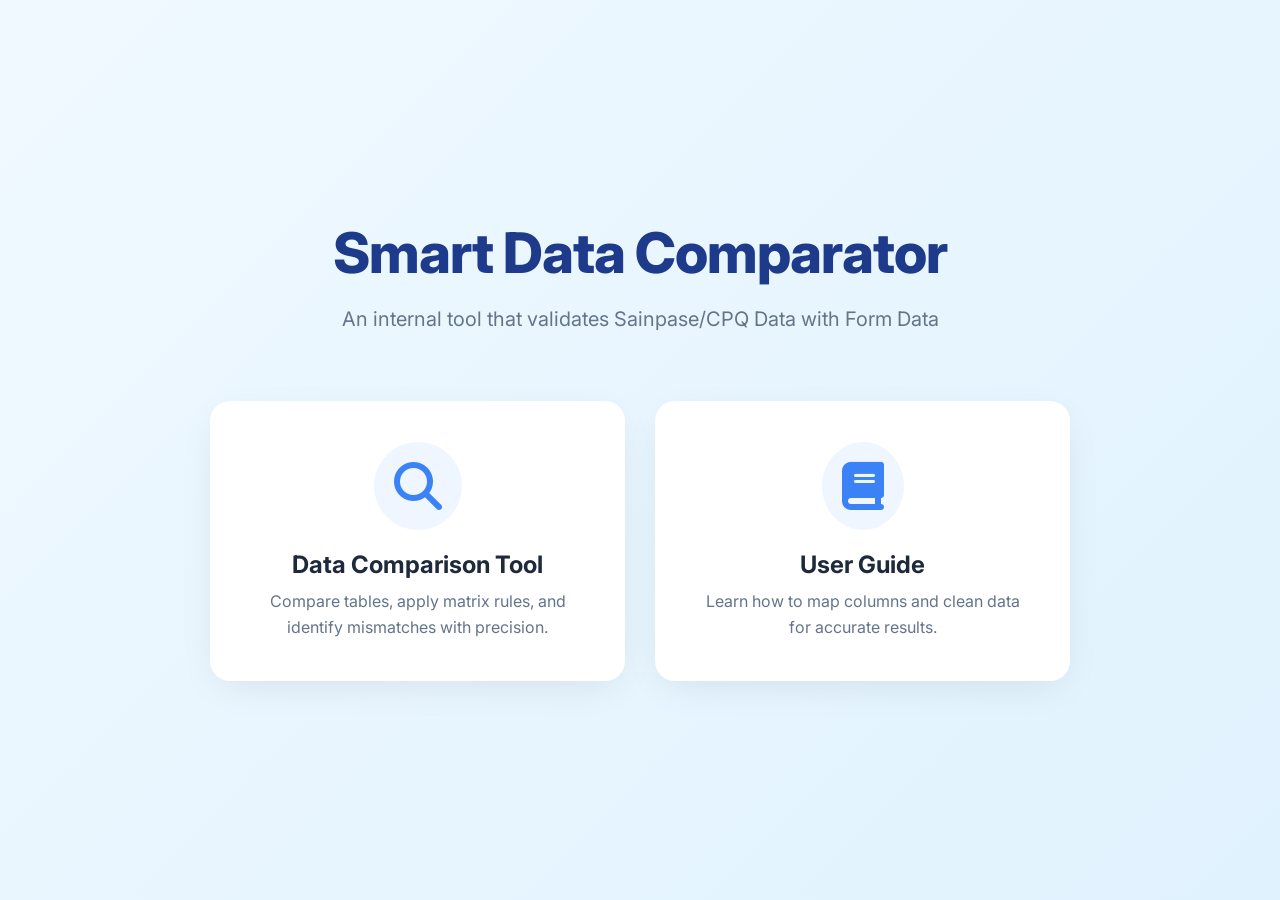
<file: index.html>
<!DOCTYPE html>
<html lang="en">
<head>
  <meta charset="UTF-8">
  <meta name="viewport" content="width=device-width, initial-scale=1.0">
  <title>Smart Data Comparator</title>
  <link rel="stylesheet" href="https://cdnjs.cloudflare.com/ajax/libs/font-awesome/6.4.0/css/all.min.css">
  
  <link rel="stylesheet" href="assets/style.css">
</head>
<body class="home-body">

  <header class="home-header">
    <h1>Smart Data Comparator</h1>
    <p>An internal tool that validates Sainpase/CPQ Data with Form Data</p>
  </header>

  <main class="home-main">
    <div class="home-cards">
      <a href="comparator.html" class="home-card">
        <i class="fas fa-search"></i>
        <h3>Data Comparison Tool</h3>
        <p>Compare tables, apply matrix rules, and identify mismatches with precision.</p>
      </a>

      <a href="help.html" class="home-card">
        <i class="fas fa-book"></i>
        <h3>User Guide</h3>
        <p>Learn how to map columns and clean data for accurate results.</p>
      </a>
    </div>
  </main>

</body>
</html>
</file>
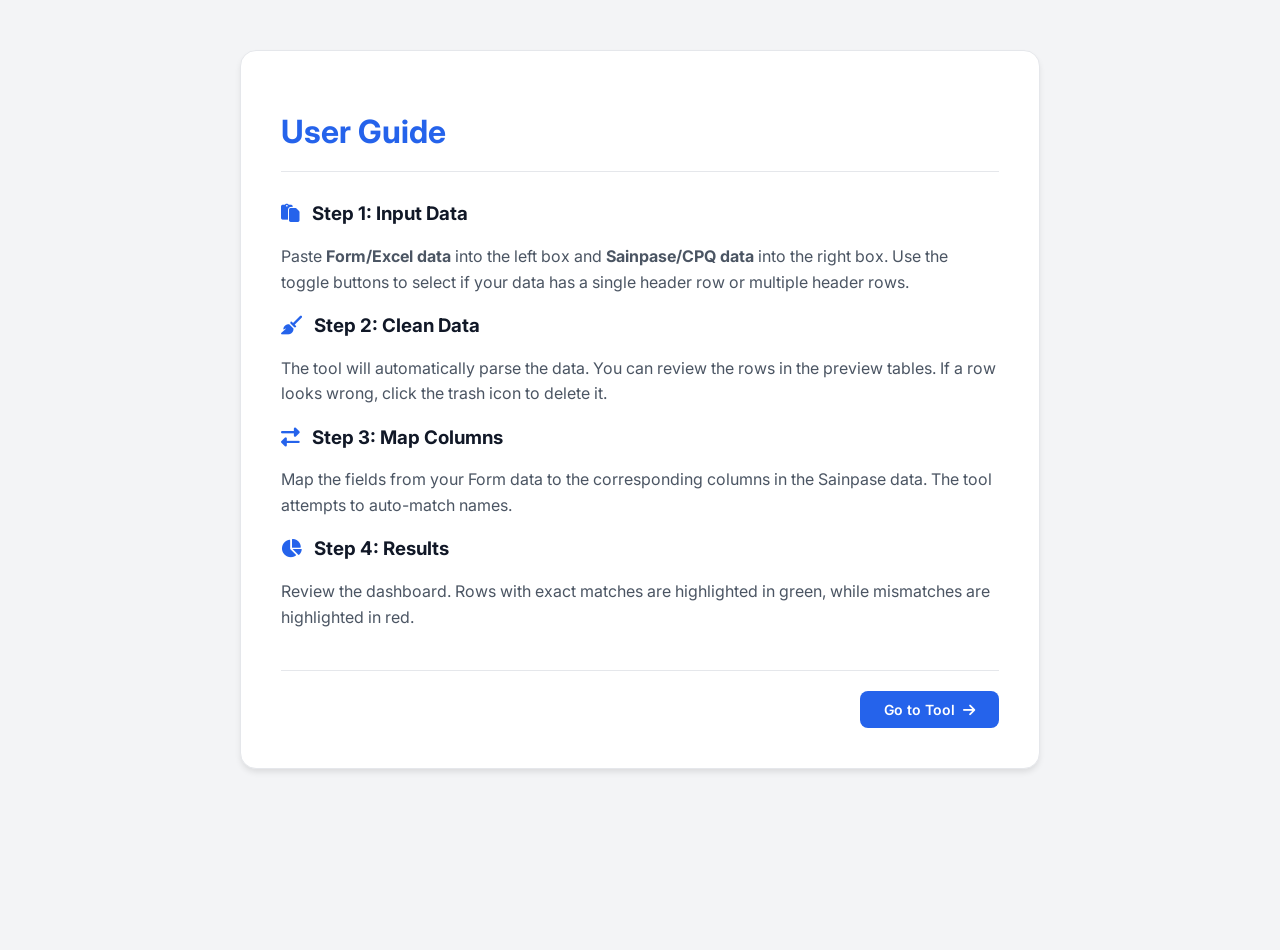
<file: help.html>
<!DOCTYPE html>
<html lang="en">
<head>
  <meta charset="UTF-8">
  <title>User Guide – Smart Data Comparator</title>
  <link rel="stylesheet" href="https://cdnjs.cloudflare.com/ajax/libs/font-awesome/6.4.0/css/all.min.css">
  <link rel="stylesheet" href="assets/style.css">
</head>
<body class="help-body">

  <div class="page-section" style="max-width:800px; margin-top:50px; background:white; padding:40px; border-radius:16px; border:1px solid #e5e7eb; box-shadow:0 4px 6px -1px rgba(0,0,0,0.1);">
    <h1 style="color:#2563eb; border-bottom:1px solid #e5e7eb; padding-bottom:20px; margin-bottom:30px;">User Guide</h1>

    <h3><i class="fas fa-paste" style="color:#2563eb; margin-right:8px;"></i> Step 1: Input Data</h3>
    <p style="color:#4b5563; line-height:1.6;">Paste <strong>Form/Excel data</strong> into the left box and <strong>Sainpase/CPQ data</strong> into the right box. Use the toggle buttons to select if your data has a single header row or multiple header rows.</p>

    <h3><i class="fas fa-broom" style="color:#2563eb; margin-right:8px;"></i> Step 2: Clean Data</h3>
    <p style="color:#4b5563; line-height:1.6;">The tool will automatically parse the data. You can review the rows in the preview tables. If a row looks wrong, click the trash icon to delete it.</p>

    <h3><i class="fas fa-exchange-alt" style="color:#2563eb; margin-right:8px;"></i> Step 3: Map Columns</h3>
    <p style="color:#4b5563; line-height:1.6;">Map the fields from your Form data to the corresponding columns in the Sainpase data. The tool attempts to auto-match names.</p>

    <h3><i class="fas fa-chart-pie" style="color:#2563eb; margin-right:8px;"></i> Step 4: Results</h3>
    <p style="color:#4b5563; line-height:1.6;">Review the dashboard. Rows with exact matches are highlighted in green, while mismatches are highlighted in red.</p>

    <div style="margin-top:40px; border-top:1px solid #e5e7eb; padding-top:20px; display:flex; justify-content:flex-end; align-items:center;">
        <a href="comparator.html" class="btn-primary">Go to Tool <i class="fas fa-arrow-right"></i></a>
    </div>
  </div>

</body>
</html>
</file>
<file: assets/style.css>
/* style.css - Final Level 1 Version with Stage 3 Enhancements + PO Badge */

/* --- 1. VARIABLES & RESET --- */
@import url('https://fonts.googleapis.com/css2?family=Inter:wght@300;400;500;600;700&display=swap');

:root {
    --primary: #2563eb;       
    --primary-hover: #1d4ed8;
    --bg-body: #f3f4f6;       
    --text-main: #111827;     
    --text-muted: #6b7280;    
    --border: #e5e7eb;        
    --sidebar-bg: #ffffff;
    --success: #10b981;
    --danger: #ef4444;
    --warning: #f59e0b;
    --shadow-sm: 0 1px 2px 0 rgb(0 0 0 / 0.05);
}

body {
    font-family: 'Inter', sans-serif;
    background: var(--bg-body);
    color: var(--text-main);
    margin: 0; padding: 0;
    min-height: 100vh;
}

* { box-sizing: border-box; }
a { text-decoration: none; color: inherit; }
button { font-family: 'Inter', sans-serif; }

/* =========================================
   APP LAYOUT
   ========================================= */
.app-layout { display: flex; height: 100vh; width: 100%; overflow: hidden; }
.main-wrapper { flex: 1; display: flex; flex-direction: column; overflow: hidden; }

/* --- SIDEBAR --- */
.sidebar {
    width: 280px; background: var(--sidebar-bg); border-right: 1px solid var(--border);
    display: flex; flex-direction: column; flex-shrink: 0; z-index: 20;
    box-shadow: 4px 0 24px rgba(0,0,0,0.02);
    transition: all 0.3s ease;
}

.sidebar-header {
    padding: 20px 25px; border-bottom: 1px solid var(--border);
    display: flex; flex-direction: column; gap: 15px;
}
.header-title { display: flex; align-items: center; gap: 10px; }
.header-title i { color: var(--primary); font-size: 1.5rem; }
.header-title h3 { margin: 0; font-size: 1.2rem; font-weight: 700; }

.vertical-nav { flex: 1; padding: 30px 20px; display: flex; flex-direction: column; gap: 10px; overflow-y: auto; }

.v-step {
    display: flex; align-items: center; gap: 15px; 
    padding: 14px 18px; border-radius: 12px;
    cursor: pointer; transition: all 0.2s ease; 
    font-size: 0.95rem; font-weight: 600; color: #374151;
}
.v-step:hover { background: #f9fafb; color: var(--text-main); }

/* --- COLORFUL SIDEBAR STEPS --- */
.v-step:nth-child(1).active { background: #eff6ff; color: #2563eb; border-left: 4px solid #2563eb; } 
.v-step:nth-child(1) .v-icon i { color: #2563eb; }

.v-step:nth-child(2).active { background: #f3e8ff; color: #9333ea; border-left: 4px solid #9333ea; } 
.v-step:nth-child(2) .v-icon i { color: #9333ea; }

.v-step:nth-child(3).active { background: #fff7ed; color: #ea580c; border-left: 4px solid #ea580c; } 
.v-step:nth-child(3) .v-icon i { color: #ea580c; }

.v-step:nth-child(4).active { background: #ecfdf5; color: #059669; border-left: 4px solid #059669; } 
.v-step:nth-child(4) .v-icon i { color: #059669; }

.v-icon { width: 24px; text-align: center; font-size: 1.1rem; }

.sidebar-footer {
    padding: 25px; border-top: 1px solid var(--border); background: #f9fafb;
    display: flex; flex-direction: column; gap: 12px;
}

/* --- TOP BAR --- */
.top-bar {
    height: 70px; background: #fff; border-bottom: 1px solid var(--border);
    display: flex; align-items: center; justify-content: space-between; padding: 0 30px;
    z-index: 10;
}
.tabs-container { 
    display: flex; gap: 12px; overflow-x: auto; flex: 1; align-items: center; padding-right: 20px; 
    white-space: nowrap; scrollbar-width: thin;
}
.project-tabs { display: flex; gap: 12px; }

.tab-item {
    padding: 8px 16px; border-radius: 8px; font-size: 13px; font-weight: 500; 
    color: var(--text-muted); cursor: pointer; display: flex; align-items: center; gap: 8px;
    flex-shrink: 0; white-space: nowrap;
}
.tab-item:hover { background: #f3f4f6; color: var(--text-main); }
.tab-item.active { background: #eff6ff; color: var(--primary); font-weight: 600; }
.tab-dot { width: 8px; height: 8px; border-radius: 50%; background: #cbd5e1; }
.tab-dot.ready { background: var(--warning); }
.tab-dot.done { background: var(--success); }
.btn-tab-close { background: none; border: none; opacity: 0.4; cursor: pointer; font-size: 16px; margin-left: 5px; }
.btn-tab-close:hover { opacity: 1; color: var(--danger); }

/* --- CONTENT AREA --- */
.content-area { padding: 40px; overflow-y: auto; height: 100%; background: #f3f4f6; }
.page-section { max-width: 1400px; margin: 0 auto; padding-bottom: 60px; }

/* --- HEADER TITLE & ALERT --- */
.section-header { 
    display: flex; justify-content: space-between; align-items: flex-start; margin-bottom: 30px; 
    background: white; padding: 20px 30px; border-radius: 16px; border: 1px solid var(--border); box-shadow: var(--shadow-sm);
}
.header-title-group { display: flex; flex-direction: column; gap: 8px; max-width: 70%; }
.section-header h2 { margin: 0; font-size: 1.5rem; font-weight: 700; color: var(--text-main); }

.unmapped-alert {
    background: #fee2e2; 
    color: #b91c1c; 
    border: 1px solid #ef4444; 
    padding: 6px 12px; 
    border-radius: 6px; 
    font-weight: 600; 
    font-size: 12px; 
    width: fit-content;
    white-space: normal;
    line-height: 1.4;
}

.header-actions { display: flex; gap: 12px; align-items: center; }

/* --- BUTTONS --- */
.btn-primary, .btn-secondary, .btn-success {
    padding: 10px 24px; border-radius: 8px; font-weight: 600; cursor: pointer;
    display: inline-flex; align-items: center; gap: 8px; font-size: 14px; border: none;
}
.btn-primary { background: var(--primary); color: white; }
.btn-primary:hover { background: var(--primary-hover); transform: translateY(-1px); }

.btn-secondary { border: 1px solid var(--border); background: white; color: var(--text-main); }
.btn-secondary:hover { background: #f9fafb; }

.btn-success { background: var(--success); color: white; }
.btn-success:hover { background: #059669; }

.btn-sidebar {
    padding: 12px; border-radius: 8px; border: 1px solid var(--border);
    background: white; color: var(--text-main); font-weight: 600; cursor: pointer;
    display: flex; align-items: center; justify-content: center; gap: 8px;
}
.btn-sidebar:hover { background: #f9fafb; }
.btn-run-all { background: var(--text-main); color: white; border: none; }
.btn-run-all:hover { background: black; }

.btn-ghost { background: transparent; color: var(--text-muted); border: none; cursor: pointer; font-weight: 600; }
.btn-ghost:hover { color: var(--danger); }

.btn-top-add { padding: 8px 16px; background: var(--primary); color: white; border: none; border-radius: 6px; font-weight: 600; cursor: pointer; flex-shrink: 0; }
.btn-xs { padding: 6px 12px; font-size: 12px; border-radius: 4px; border: 1px solid var(--border); background: white; cursor: pointer; font-weight: 600; }
.btn-xs:hover { border-color: var(--primary); color: var(--primary); background: #eff6ff; }

/* Purge Button Style (Red) */
.btn-purge { color: #ef4444; border-color: #fecaca; }
.btn-purge:hover { background: #fef2f2; border-color: #ef4444; color: #b91c1c; }

.mini-upload-btn {
    display: inline-flex; align-items: center; gap: 5px;
    background: #ecfdf5; border: 1px solid #a7f3d0;
    padding: 4px 10px; border-radius: 4px; font-size: 11px;
    font-weight: 600; color: #059669; cursor: pointer;
    transition: all 0.2s;
}
.mini-upload-btn:hover { background: #10b981; color: white; border-color: #10b981; }

/* PO BADGE (New) */
.po-badge {
    background-color: #eff6ff;
    color: #2563eb;
    border: 1px solid #bfdbfe;
    padding: 4px 10px;
    border-radius: 20px;
    font-size: 12px;
    font-weight: 700;
    margin-left: 10px;
}

.qty-input { width: 60px; padding: 8px; border: 1px solid var(--border); border-radius: 6px; text-align: center; margin-right: 5px; }

.top-actions-right { display: flex; align-items: center; flex-shrink: 0; background: white; padding-left: 10px; z-index: 11; gap: 10px; }
.input-wrapper { display: flex; flex-direction: column; }
.input-label { font-size: 11px; font-weight: 700; color: #64748b; margin-bottom: 3px; }
.top-input { padding: 8px 12px; border: 1px solid var(--border); border-radius: 6px; font-size: 13px; outline: none; }
.top-input:focus { border-color: var(--primary); }

/* --- CARDS & INPUTS --- */
.input-card { background: white; border: 1px solid var(--border); border-radius: 16px; display: flex; flex-direction: column; overflow: hidden; }
.card-head { padding: 15px 25px; font-weight: 600; font-size: 14px; display: flex; justify-content: space-between; align-items: center; border-bottom: 1px solid var(--border); background: #f8fafc; }
.blue-head { border-top: 4px solid #3b82f6; }
.green-head { border-top: 4px solid #10b981; }

.toggle-group { display: flex; background: #e2e8f0; padding: 4px; border-radius: 8px; gap: 4px; }
.toggle-btn { 
    border: none; background: transparent; padding: 6px 14px; 
    font-size: 10px; font-weight: 600; color: #64748b; 
    cursor: pointer; border-radius: 6px; transition: all 0.2s ease; 
}
.toggle-btn:hover { color: var(--text-main); }
.toggle-btn.active { 
    background: white; color: var(--primary); 
    box-shadow: 0 1px 3px rgba(0,0,0,0.1); 
    font-weight: 700;
}

textarea { flex: 1; border: none; padding: 20px; resize: none; font-family: 'Menlo', monospace; font-size: 13px; outline: none; }
.tables-row { display: grid; grid-template-columns: 1fr 1fr; gap: 30px; height: 500px; }

/* --- MATRIX --- */
.matrix-split-view { display: flex; gap: 20px; height: 350px; background: white; border: 1px solid var(--border); border-radius: 16px; padding: 20px; margin-top: 15px; }
.matrix-source, .matrix-editor { flex: 1; display: flex; flex-direction: column; }
.matrix-source textarea { background: #f8fafc; border: 1px solid var(--border); border-radius: 8px; }
.matrix-row-item { display: flex; gap: 8px; margin-bottom: 8px; background: #f8fafc; padding: 8px; border: 1px solid var(--border); border-radius: 6px; }

/* --- MAPPING TOOLBAR --- */
.mapping-toolbar { 
    padding: 15px; 
    background: #ffffff; 
    border-bottom: 1px solid var(--border); 
    display: flex; 
    justify-content: space-between; 
    align-items: center; 
    gap: 15px;
}

.map-search { padding: 8px 12px; border: 1px solid var(--border); border-radius: 6px; font-size: 13px; width: 250px; }
.map-actions { display: flex; gap: 10px; flex-shrink: 0; }

.card.full-height { height: 600px; background: white; border-radius: 16px; border: 1px solid var(--border); display: flex; flex-direction: column; overflow: hidden; }
.scroll-wrap { overflow: auto; flex: 1; scroll-behavior: smooth; }
.mapping-table { width: 100%; border-collapse: collapse; font-size: 13px; }
.mapping-table th { background: #f9fafb; padding: 12px 16px; text-align: left; position: sticky; top: 0; z-index: 5; border-bottom: 1px solid var(--border); }
.mapping-table td { padding: 12px 16px; border-bottom: 1px solid var(--border); vertical-align: middle; }
.mapping-table tr.mapped-row { background-color: #f0fdf4; } 

.map-select { width: 100%; padding: 8px; border-radius: 6px; border: 1px solid var(--border); }

/* VISUAL FEEDBACK FOR DROPDOWNS */
.map-select.mapped-select {
    border: 2px solid #28a745;
    background-color: #f0fff4;
}
.map-select.unmapped {
    border: 1px solid #ccc;
}

/* --- RESULTS & TABLES --- */
.tables-grid { display: grid; grid-template-columns: 1fr 1fr; gap: 30px; height: 600px; }
.table-box { border: 1px solid var(--border); border-radius: 16px; background: white; display: flex; flex-direction: column; overflow: hidden; }
.box-header { padding: 15px 20px; font-weight: 600; font-size: 14px; color: #fff; }
.blue-bg { background: #3b82f6; }
.green-bg { background: #10b981; }

.clean-table th, table th { background: #f8fafc; padding: 12px 20px; border-bottom: 1px solid var(--border); position: sticky; top: 0; white-space: nowrap; }
.clean-table td, table td { padding: 12px 20px; border-bottom: 1px solid var(--border); white-space: nowrap; }
.clean-table tr:hover, table tr:hover { background-color: #f1f5f9; cursor: default; }
.match { background: #f0fdf4 !important; color: #166534; }
.diff-text { background: #fee2e2 !important; color: #991b1b; } 
.diff-qty { background: #fef08a !important; color: #854d0e; }  
.diff-price { background: #fed7aa !important; color: #9a3412; } 
.diff-badge { 
    font-size: 11px; background: rgba(0,0,0,0.08); 
    padding: 2px 6px; border-radius: 4px; 
    margin-left: 8px; font-weight: 800; display: inline-block;
}

/* --- DASHBOARD STATS (COLORFUL) --- */
.dashboard-stats { display: grid; grid-template-columns: repeat(4, 1fr); gap: 20px; margin-bottom: 30px; }
.big-stat { padding: 25px; border-radius: 16px; background: white; border: 1px solid var(--border); text-align: center; box-shadow: var(--shadow-sm); }
.bs-val { font-size: 32px; font-weight: 800; color: var(--text-main); }
.bs-lbl { font-size: 12px; text-transform: uppercase; color: var(--text-muted); font-weight: 700; margin-top: 5px; }

/* Color Modifiers for Stats */
.stat-blue .bs-val { color: #2563eb; }
.stat-blue { border-top: 4px solid #2563eb; }

.stat-purple .bs-val { color: #9333ea; }
.stat-purple { border-top: 4px solid #9333ea; }

.stat-green .bs-val { color: #10b981; }
.stat-green { border-top: 4px solid #10b981; }

.stat-red .bs-val { color: #ef4444; }
.stat-red { border-top: 4px solid #ef4444; }

.cards-grid { display: grid; grid-template-columns: repeat(auto-fill, minmax(220px, 1fr)); gap: 16px; margin-bottom: 30px; }
.field-card { padding: 20px; border-radius: 12px; border: 1px solid var(--border); background: white; }
.field-card.bg-good { border-top: 4px solid #10b981; }
.field-card.bg-warn { border-top: 4px solid #ef4444; }
.fc-head { font-weight: 700; font-size: 14px; margin-bottom: 12px; }
.fc-stats { display: flex; justify-content: space-between; font-size: 13px; font-weight: 600; }
.fc-ok { color: #10b981; }
.fc-err { color: #ef4444; }

/* --- MODAL (Fixed Button) --- */
.modal-overlay { position: fixed; top: 0; left: 0; width: 100vw; height: 100vh; background: rgba(0,0,0,0.5); z-index: 10000; display: none; align-items: center; justify-content: center; }
.modal-overlay.open { display: flex !important; }
.modal-box { background: white; width: 450px; border-radius: 8px; overflow: hidden; animation: modalPop 0.3s; }
@keyframes modalPop { 0% { transform: scale(0.8); opacity: 0; } 100% { transform: scale(1); opacity: 1; } }
.sa-header { padding: 15px 20px; border-bottom: 1px solid #f0f0f0; display: flex; justify-content: space-between; align-items: center; }
.sa-body { padding: 30px 20px; text-align: center; }
.sa-icon-check { font-size: 50px; margin-bottom: 15px; display: block; }
.sa-footer { padding: 15px; display: flex; justify-content: center; background: #f9fafb; border-top: 1px solid #f0f0f0; }

.sa-confirm-btn { 
    background-color: var(--primary); 
    color: white; border: none; padding: 10px 40px; border-radius: 6px; 
    font-size: 16px; font-weight: 600; cursor: pointer; transition: background-color 0.2s;
}
.sa-confirm-btn:hover { background-color: var(--primary-hover); }

.sa-close { background: none; border: none; font-size: 18px; cursor: pointer; color: #9ca3af; }

/* --- RESPONSIVE --- */
@media (max-width: 1200px) {
    .tables-grid, .tables-row { grid-template-columns: 1fr !important; height: auto !important; gap: 20px; }
    .table-box, .input-card { height: 500px !important; }
    .sidebar { width: 60px; padding: 10px; }
    .sidebar-header { padding: 15px 5px; }
    .header-title h3, .mode-label, .v-text, .btn-sidebar, .sidebar-footer div { display: none; }
    .mode-toggle select { width: 100%; padding: 5px; font-size: 10px; }
}
/* Home Page Styles for Index.html */
.home-body {
    background: linear-gradient(135deg, #f0f9ff 0%, #e0f2fe 100%);
    display: flex;
    flex-direction: column;
    align-items: center;
    justify-content: center;
    min-height: 100vh;
    text-align: center;
}

.home-header {
    margin-bottom: 50px;
    animation: fadeInDown 0.8s ease-out;
}

.home-header h1 {
    font-size: 3.5rem;
    font-weight: 800;
    color: #1e3a8a; /* Dark Blue */
    margin: 0 0 15px 0;
    letter-spacing: -1px;
}

.home-header p {
    font-size: 1.25rem;
    color: #64748b;
    font-weight: 400;
}

.home-main {
    width: 100%;
    max-width: 900px;
    padding: 0 20px;
    animation: fadeInUp 0.8s ease-out;
}

.home-cards {
    display: grid;
    grid-template-columns: 1fr 1fr;
    gap: 30px;
}

.home-card {
    background: white;
    padding: 40px;
    border-radius: 20px;
    box-shadow: 0 10px 40px -10px rgba(0,0,0,0.1);
    transition: all 0.3s cubic-bezier(0.4, 0, 0.2, 1);
    border: 1px solid rgba(255,255,255,0.5);
    display: flex;
    flex-direction: column;
    align-items: center;
    text-align: center;
    cursor: pointer;
    position: relative;
    overflow: hidden;
}

.home-card:hover {
    transform: translateY(-8px);
    box-shadow: 0 20px 50px -12px rgba(37, 99, 235, 0.25); /* Blue glow */
    border-color: #bfdbfe;
}

.home-card i {
    font-size: 3rem;
    margin-bottom: 20px;
    color: #3b82f6; /* Primary Blue */
    background: #eff6ff;
    padding: 20px;
    border-radius: 50%;
    transition: all 0.3s ease;
}

.home-card:hover i {
    background: #3b82f6;
    color: white;
    transform: scale(1.1);
}

.home-card h3 {
    font-size: 1.5rem;
    font-weight: 700;
    color: #1e293b;
    margin: 0 0 10px 0;
}

.home-card p {
    color: #64748b;
    line-height: 1.6;
    margin: 0;
}

.home-footer {
    margin-top: 60px;
    font-size: 0.9rem;
    color: #94a3b8;
    font-weight: 500;
}

/* Animations */
@keyframes fadeInDown {
    from { opacity: 0; transform: translateY(-20px); }
    to { opacity: 1; transform: translateY(0); }
}

@keyframes fadeInUp {
    from { opacity: 0; transform: translateY(20px); }
    to { opacity: 1; transform: translateY(0); }
}

@media (max-width: 768px) {
    .home-cards { grid-template-columns: 1fr; }
    .home-header h1 { font-size: 2.5rem; }
}

/* Add this to style.css */

/* Make the first column (Row Number) sticky */
#renderTableA th:first-child, 
#renderTableA td:first-child, 
#renderTableB th:first-child, 
#renderTableB td:first-child {
    position: sticky;
    left: 0;
    z-index: 10;
    background-color: #fff; /* Must have background to cover scrolling text */
    border-right: 2px solid #e5e7eb; /* distinct separator line */
    min-width: 40px;
    text-align: center;
}

/* Ensure header stays on top of the sticky column */
#renderTableA th:first-child,
#renderTableB th:first-child {
    z-index: 11;
    background-color: #f8fafc; /* Match header background */
}

/* --- VISUAL TEXT DIFF --- */
.diff-word {
    background-color: #fee2e2; /* Light red highlight */
    color: #b91c1c;            /* Dark red text */
    font-weight: 800;
    text-decoration: underline;
    padding: 0 2px;
    border-radius: 2px;
}

/* Style for the rows when they are revealed */
.row-hidden-item {
    background-color: #f8fafc !important; /* Very light grey */
    color: #94a3b8; /* Muted text */
    font-style: italic;
}
.btn-restore {
    color: #059669; /* Green for restore */
    background: none; border: none; cursor: pointer; font-size: 12px;
}
.btn-restore:hover { color: #047857; transform: scale(1.1); }

/* --- DRAG & DROP STYLES --- */

/* Default state for the input cards */
.input-card {
    transition: all 0.2s ease;
    position: relative; /* Needed for the overlay text */
}

/* State when dragging a file over */
.input-card.drag-active {
    border: 2px dashed #3b82f6 !important;
    background-color: #eff6ff !important;
    transform: scale(1.01);
    box-shadow: 0 10px 25px -5px rgba(59, 130, 246, 0.15);
}

/* Optional: "Drop Here" Overlay Text */
.input-card.drag-active::after {
    content: "Drop File Here";
    position: absolute;
    top: 50%;
    left: 50%;
    transform: translate(-50%, -50%);
    font-size: 20px;
    font-weight: 700;
    color: #3b82f6;
    pointer-events: none;
    background: rgba(255,255,255,0.9);
    padding: 10px 20px;
    border-radius: 8px;
    box-shadow: 0 4px 6px -1px rgba(0, 0, 0, 0.1);
}

/* --- RESET BUTTON (Top Right) --- */
.top-reset-btn {
    margin-left: auto; /* Pushes it to the right */
    background: #fee2e2;
    color: #ef4444;
    border: 1px solid #fca5a5;
    padding: 6px 12px;
    font-size: 12px;
    border-radius: 6px;
    cursor: pointer;
    font-weight: 600;
    transition: all 0.2s;
    display: flex;
    align-items: center;
    gap: 6px;
}
.top-reset-btn:hover {
    background: #fecaca;
    transform: translateY(-1px);
}

/* --- SUCCESS MESSAGE (All Matched) --- */
.success-state {
    display: flex;
    flex-direction: column;
    align-items: center;
    justify-content: center;
    padding: 60px 20px;
    text-align: center;
    background: white;
    border-radius: 12px;
    border: 1px solid #bbf7d0;
    box-shadow: 0 10px 15px -3px rgba(0, 0, 0, 0.05);
    margin-top: 20px;
}

.success-icon {
    font-size: 48px;
    color: #22c55e;
    margin-bottom: 16px;
    animation: popIn 0.5s ease-out;
}

.success-title {
    font-size: 24px;
    font-weight: 700;
    color: #15803d;
    margin-bottom: 8px;
}

.success-desc {
    color: #64748b;
    font-size: 14px;
    max-width: 400px;
}

@keyframes popIn {
    0% { transform: scale(0); opacity: 0; }
    80% { transform: scale(1.1); }
    100% { transform: scale(1); opacity: 1; }
}

/* --- HIDDEN ROWS SECTION (Improved) --- */

.hidden-rows-alert {
    background: #fff;
    border: 1px solid #e2e8f0;
    border-radius: 8px; /* Smooth corners */
    padding: 12px 20px;
    margin-bottom: 15px;
    display: flex;
    justify-content: space-between;
    align-items: center;
    font-size: 13px;
    color: #475569;
    box-shadow: 0 1px 3px rgba(0,0,0,0.05); /* Subtle shadow like screenshot */
}

.hidden-table-container {
    background: #fff;
    border: 1px solid #cbd5e1;
    border-radius: 8px;
    margin-bottom: 20px;
    max-height: 350px; /* Fixed height for scrolling */
    overflow-y: auto;  /* Enable vertical scroll */
    box-shadow: inset 0 2px 4px rgba(0,0,0,0.05);
    position: relative; /* Context for sticky */
}

/* Fix sticky header in hidden table */
.hidden-table-container table thead th {
    position: sticky;
    top: 0;
    z-index: 10;
    background-color: #f1f5f9; /* Solid background prevents see-through */
    color: #334155;
    font-size: 11px;
    text-transform: uppercase;
    letter-spacing: 0.5px;
    border-bottom: 2px solid #e2e8f0;
    box-shadow: 0 2px 4px -2px rgba(0,0,0,0.1);
}

/* Button Styling for "Add" */
.btn-restore-row {
    background: #ffffff;
    color: #10b981;
    border: 1px solid #10b981;
    padding: 4px 12px;
    border-radius: 4px;
    cursor: pointer;
    font-size: 11px;
    font-weight: 700;
    transition: all 0.2s;
    display: inline-flex;
    align-items: center;
    gap: 5px;
}

.btn-restore-row:hover {
    background: #10b981;
    color: white;
}

/* --- EDITABLE TABLE CELLS --- */
.clean-table td[contenteditable="true"] {
    cursor: text;
    transition: background 0.2s, outline 0.1s;
}

.clean-table td[contenteditable="true"]:hover {
    background-color: #f1f5f9; /* Light gray hover */
    box-shadow: inset 0 0 0 1px #cbd5e1;
}

.clean-table td[contenteditable="true"]:focus {
    background-color: #ffffff;
    outline: 2px solid #2563eb; /* Blue border when typing */
    z-index: 10; /* Bring above other cells */
    position: relative;
    color: #0f172a;
}

/* Excel-style Selection Highlights */
.clickable-head {
    cursor: pointer;
    user-select: none;
    transition: background 0.1s;
}
.clickable-head:hover {
    background-color: #e2e8f0;
    color: #2563eb;
}
.selected-highlight {
    background-color: #e0f2fe !important; /* Light Blue */
    border: 1px double #3b82f6 !important; /* Blue Border */
}

/* Excel Selection Styling */
.excel-selected {
    background-color: #e3f2fd !important; /* Light Blue */
    border: 2px solid #2196f3 !important; /* Blue Border */
    outline: none;
}

/* Editing State */
.editing {
    background-color: white !important;
    outline: 2px solid #4caf50 !important; /* Green for edit */
    z-index: 10;
}

/* --- EXCEL-LIKE SELECTION STYLES --- */
#manualTable {
    user-select: none; /* Prevents native text highlighting */
    outline: none;
    border-collapse: collapse;
    cursor: cell; /* Crosshair cursor like Excel */
}

/* The Blue Selection Box */
.excel-selected {
    background-color: rgba(33, 150, 243, 0.2) !important; /* Light Blue Background */
    border: 1px double #2196f3 !important; /* Blue Border */
}

/* The "Active" Cell (currently editing) */
.excel-editing {
    background-color: #ffffff !important;
    outline: 2px solid #4caf50 !important; /* Green Border */
    z-index: 100;
    box-shadow: 0 4px 6px rgba(0,0,0,0.1);
}

/* Optional: Header styling for the manual table */
#manualTable td {
    padding: 4px 8px;
    border: 1px solid #e0e0e0;
    min-width: 50px;
    height: 25px;
}

#table2FileName {
    background: #e0f2fe;
    color: #0369a1;
    padding: 6px 10px;
    font-size: 12px;
    border-radius: 4px;
    margin-bottom: 8px;
    border: 1px solid #bae6fd;
    font-family: sans-serif;
    display: none; /* Hidden by default until file uploaded */
}

/* --- STEP 2 EXCEL FEATURES --- */

/* Selected Column Header */
.excel-header {
    cursor: pointer;
    position: relative;
}
.excel-header:hover {
    background-color: #f1f5f9;
}
.col-selected {
    background-color: #dbeafe !important; /* Blue highlight */
    border-bottom: 2px solid #2563eb;
}

/* Selected Column Cells */
.cell-selected {
    background-color: #eff6ff !important;
}

/* Dragging Row Visuals */
.dragging-row {
    opacity: 0.5;
    background-color: #fef3c7;
}
tr[draggable="true"] {
    cursor: grab;
}

/* --- EXCEL GRID STYLES --- */
.clean-table th, .clean-table td {
    border: 1px solid #e2e8f0;
    position: relative; /* For outlining */
}

/* The Blue Border when you click a cell */
.excel-focus {
    outline: 2px solid #2563eb !important;
    outline-offset: -2px;
    z-index: 10;
    background-color: rgba(37, 99, 235, 0.05);
}

/* The Blue Background when you click a Header */
.excel-col-selected {
    background-color: #dbeafe !important;
}
.excel-col-selected-head {
    background-color: #bfdbfe !important;
    border-bottom: 2px solid #2563eb !important;
    color: #1e40af;
}

/* When actually typing inside a cell */
.excel-editing {
    outline: 2px solid #10b981 !important; /* Green */
    background-color: #fff !important;
    z-index: 20;
    cursor: text;
}

/* --- EXCEL DRAG SELECTION STYLES --- */
.clean-table td {
    user-select: none; /* Prevents text highlighting while dragging */
}

/* 1. The Light Blue Background for selected area */
.excel-cell-highlight {
    background-color: rgba(37, 99, 235, 0.1) !important;
}

/* 2. The Thick Blue Borders (Outline the selection) */
/* We apply these dynamically to the edges of the selection */
.excel-border-top { border-top: 2px solid #2563eb !important; }
.excel-border-bottom { border-bottom: 2px solid #2563eb !important; }
.excel-border-left { border-left: 2px solid #2563eb !important; }
.excel-border-right { border-right: 2px solid #2563eb !important; }

/* 3. Editing State */
.excel-editing {
    outline: 2px solid #10b981 !important;
    background-color: #fff !important;
    z-index: 50;
    cursor: text;
}

/* --- EXCEL DRAG SELECTION STYLES --- */
.clean-table td {
    user-select: none; /* Prevents text highlighting while dragging */
}

/* 1. The Light Blue Background for selected area */
.excel-cell-highlight {
    background-color: rgba(37, 99, 235, 0.1) !important;
}

/* 2. The Thick Blue Borders (Outline the selection) */
.excel-border-top { border-top: 2px solid #2563eb !important; }
.excel-border-bottom { border-bottom: 2px solid #2563eb !important; }
.excel-border-left { border-left: 2px solid #2563eb !important; }
.excel-border-right { border-right: 2px solid #2563eb !important; }

/* 3. Editing State */
.excel-editing {
    outline: 2px solid #10b981 !important;
    background-color: #fff !important;
    z-index: 50;
    cursor: text;
}

/* ==========================================
   SIDEBAR TOGGLE ANIMATION
========================================== */
.sidebar {
    transition: all 0.3s ease-in-out;
    overflow-x: hidden; /* Prevents text from spilling out when shrinking */
}

.sidebar.collapsed {
    min-width: 0 !important;
    width: 0 !important;
    padding: 0 !important;
    margin: 0 !important;
    border-right: none !important;
    opacity: 0;
}

#sidebarToggle:hover {
    color: #2563eb !important; /* Turns blue on hover */
}

/* --- PHASE 3 & 4 EXCEL UPGRADES --- */
.fill-handle {
    position: absolute;
    width: 8px; height: 8px;
    background-color: #2563eb;
    border: 1px solid white;
    cursor: crosshair;
    z-index: 100;
}
.excel-fill-preview {
    background-color: rgba(37, 99, 235, 0.05) !important;
    border: 2px dashed #2563eb !important;
}
.sort-icon {
    font-size: 10px;
    color: #94a3b8;
    margin-left: 5px;
    transition: color 0.2s;
}
.clickable-head:hover .sort-icon { color: #2563eb; }

/* ==========================================
   STEP 2: STICKY VIEW FIXES
   ========================================== */
#previewTableA th, #previewTableB th {
    position: sticky;
    top: 45px !important; 
    z-index: 20;
    background: #f8fafc;
    box-shadow: 0 2px 4px -2px rgba(0,0,0,0.1);
}

#previewTableA th:nth-child(1), #previewTableA td:nth-child(1),
#previewTableB th:nth-child(1), #previewTableB td:nth-child(1) {
    position: sticky; left: 0; z-index: 15; min-width: 50px;
}

#previewTableA th:nth-child(2), #previewTableA td:nth-child(2),
#previewTableB th:nth-child(2), #previewTableB td:nth-child(2) {
    position: sticky; left: 50px; z-index: 15; min-width: 40px;
    border-right: 2px solid #cbd5e1;
}

#previewTableA th:nth-child(1), #previewTableA th:nth-child(2),
#previewTableB th:nth-child(1), #previewTableB th:nth-child(2) {
    z-index: 25; background: #f8fafc;
}


#toast {
    position: fixed;
    bottom: 20px;
    right: 20px;
    background: #1e293b;
    color: white;
    padding: 12px 24px;
    border-radius: 8px;
    font-weight: 600;
    box-shadow: 0 10px 15px -3px rgba(0,0,0,0.1);
    z-index: 9999;
    transition: opacity 0.3s, transform 0.3s;
}
#toast.hidden {
    opacity: 0;
    pointer-events: none;
    transform: translateY(20px);
}
</file>
